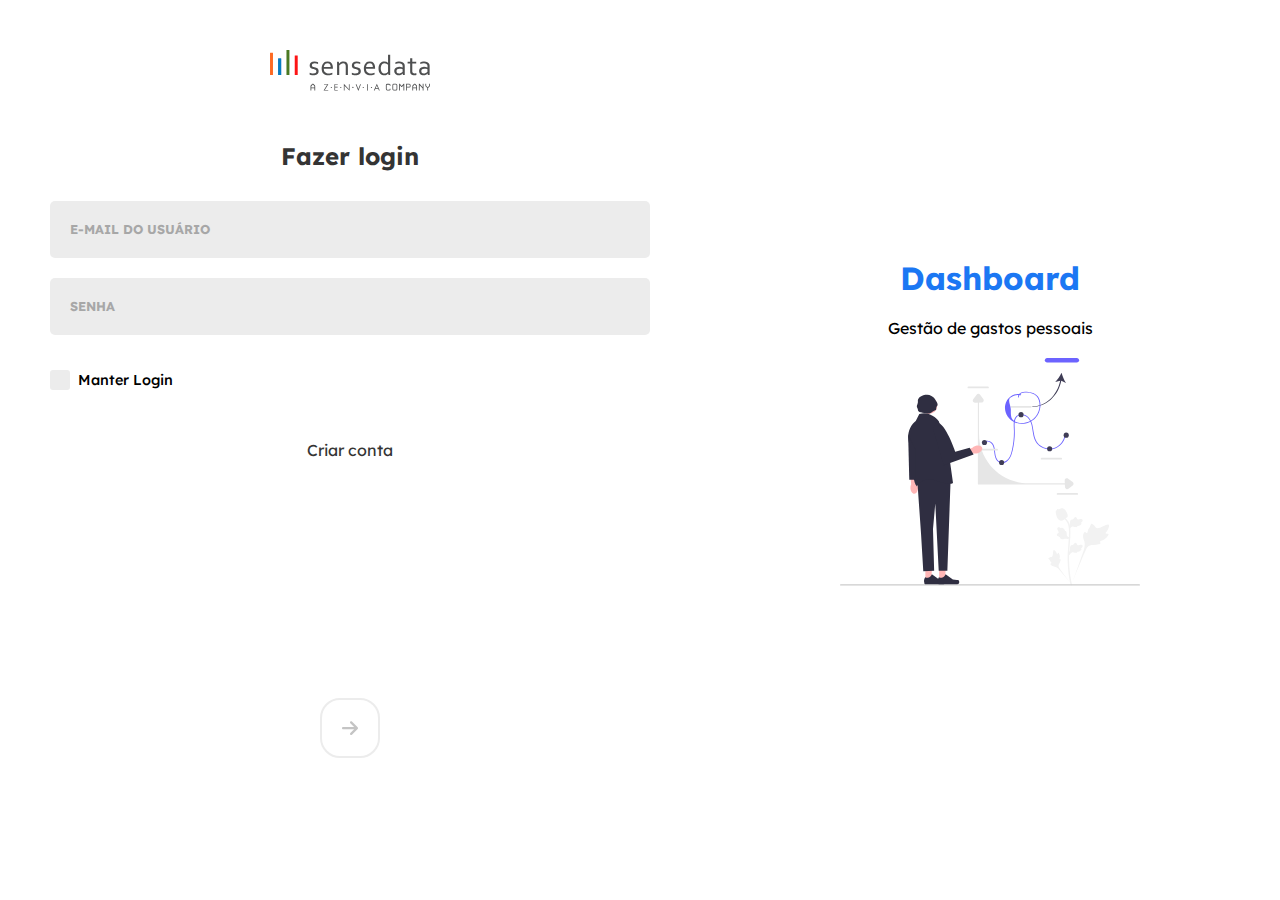
<file: index.html>
<!DOCTYPE html>
<html lang="pt-br">
<head>
    <meta charset="UTF-8">
    <meta name="viewport" content="width=device-width, initial-scale=1.0">

    <!-- SEO -->
    <meta name="description" content="Somos a prova de que estratégias centradas no cliente levam ao sucesso e reconhecimento.">

    <!-- SMO -->
    <meta property="og:title" content="Proj-dev-mobile | Wanderson">
    <meta property="og:site_name" content="Proj-dev-mobile | Wanderson">
    <meta property="og:description" content="Somos a prova de que estratégias centradas no cliente levam ao sucesso e reconhecimento.">
    <meta property="og:image" content="https://sensedata.com.br/wp-content/uploads/2022/07/sd-logo.svg">
    <meta property="og:image:type" content="sd-logo.svg">

    <!-- Icones -->
    <link rel="stylesheet" href="https://fonts.googleapis.com/css2?family=Material+Symbols+Outlined:opsz,wght,FILL,GRAD@20..48,100..700,0..1,-50..200" />

    <!-- Favicon -->
    <link rel="shortcut icon" href="assets/img/favicon.ico" type="image/x-icon">

    <title>Gestão de Gastos Pessoais</title>
    <link rel="stylesheet" href="assets/css/index.css">
</head>
<body>
    <main>
        <section class="login">
            <div class="wrapper">
                <img src="assets/img/sd-logo.svg" alt="Logo SenseData | Zenvier" class="login_logo">
                <h1 class="login_title">Fazer login</h1>
                <label class="login_label">
                    <span>E-mail do usuário</span>
                    <input
                        type="email"
                        name="username"
                        autoComplete="off"
                        class="input"
                        id="usuario"
                    >
                </label>
                <label class="login_label">
                    <span>Senha</span>
                    <input
                        type="password"
                        name="password"
                        autoComplete="off"
                        class="input"
                        id="senha"
                    >
                </label>
                <label class="login_label--checkbox">
                    <input type="checkbox" class="input--checkbox">
                    <p>Manter Login</p>
                </label>
                <a class="newCount" href="pages/error.html">Criar conta</a>
            </div>
            <div class="wrapper">
                <button type="button" class="login_button" disabled id="loginButton">
                    <svg xmlns="http://www.w3.org/2000/svg" viewBox="0 0 448 512">
                        <path d="M438.6 278.6l-160 160C272.4 444.9 264.2 448 256 448s-16.38-3.125-22.62-9.375c-12.5-12.5-12.5-32.75 0-45.25L338.8 288H32C14.33 288 .0016 273.7 .0016 256S14.33 224 32 224h306.8l-105.4-105.4c-12.5-12.5-12.5-32.75 0-45.25s32.75-12.5 45.25 0l160 160C451.1 245.9 451.1 266.1 438.6 278.6z"/>
                    </svg>
                </button>
            </div>
        </section>
        <section class="wallpaper">
            <h1 class="titulo">Dashboard</h1>
            <p class="paragrafo">Gestão de gastos pessoais</p>
            <img src="assets/img/finances.svg" alt="Sense data Wallpaper">
        </section>
    </main>
    <script src="assets/scripts/login.js" defer></script>
</body>
</html>
</file>
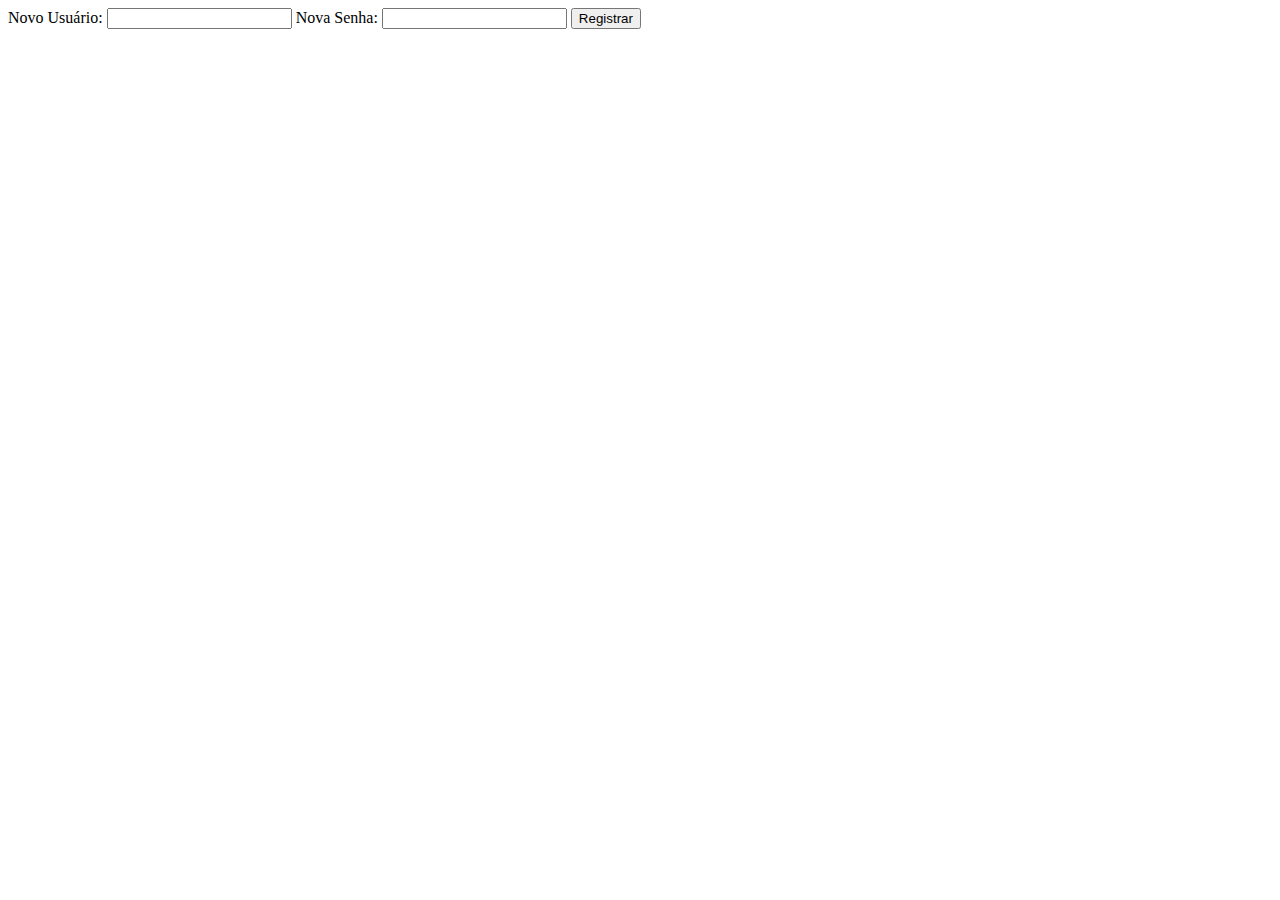
<file: pages/cadastro.html>
<!DOCTYPE html>
<html lang="pt-br">
<head>
    <meta charset="UTF-8">
    <meta name="viewport" content="width=device-width, initial-scale=1.0">
    <title>Document</title>
</head>
<body>
        <!-- Na página de cadastro (cadastro.html) -->
    <form id="cadastroForm">
        <label for="novoUsuario">Novo Usuário:</label>
        <input type="text" id="novoUsuario" required>
        
        <label for="novaSenha">Nova Senha:</label>
        <input type="password" id="novaSenha" required>
        
        <button type="submit">Registrar</button>
    </form>
</body>
</html>
</file>
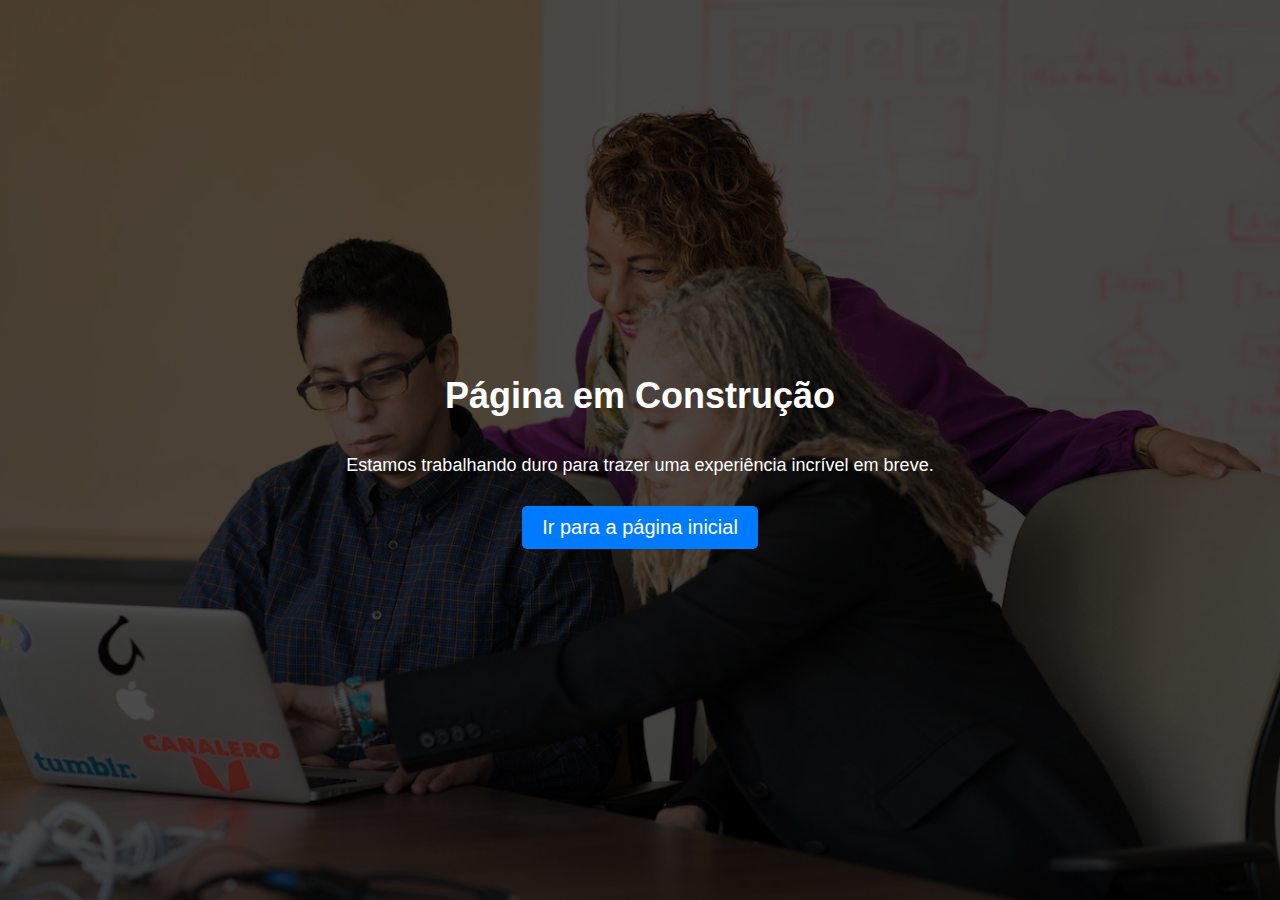
<file: pages/construcao.html>
<!DOCTYPE html>
<html lang="pt-br">
<head>
    <meta charset="UTF-8">
    <meta name="viewport" content="width=device-width, initial-scale=1.0">
    <link rel="stylesheet" href="../assets/css/construcao.css">
    <title>Página em Construção</title>
</head>
<body>
    <div class="overlay">
        <h1>Página em Construção</h1>
        <p>Estamos trabalhando duro para trazer uma experiência incrível em breve.</p>
        <a href="home.html">Ir para a página inicial</a>
    </div>
</body>
</html>
</file>
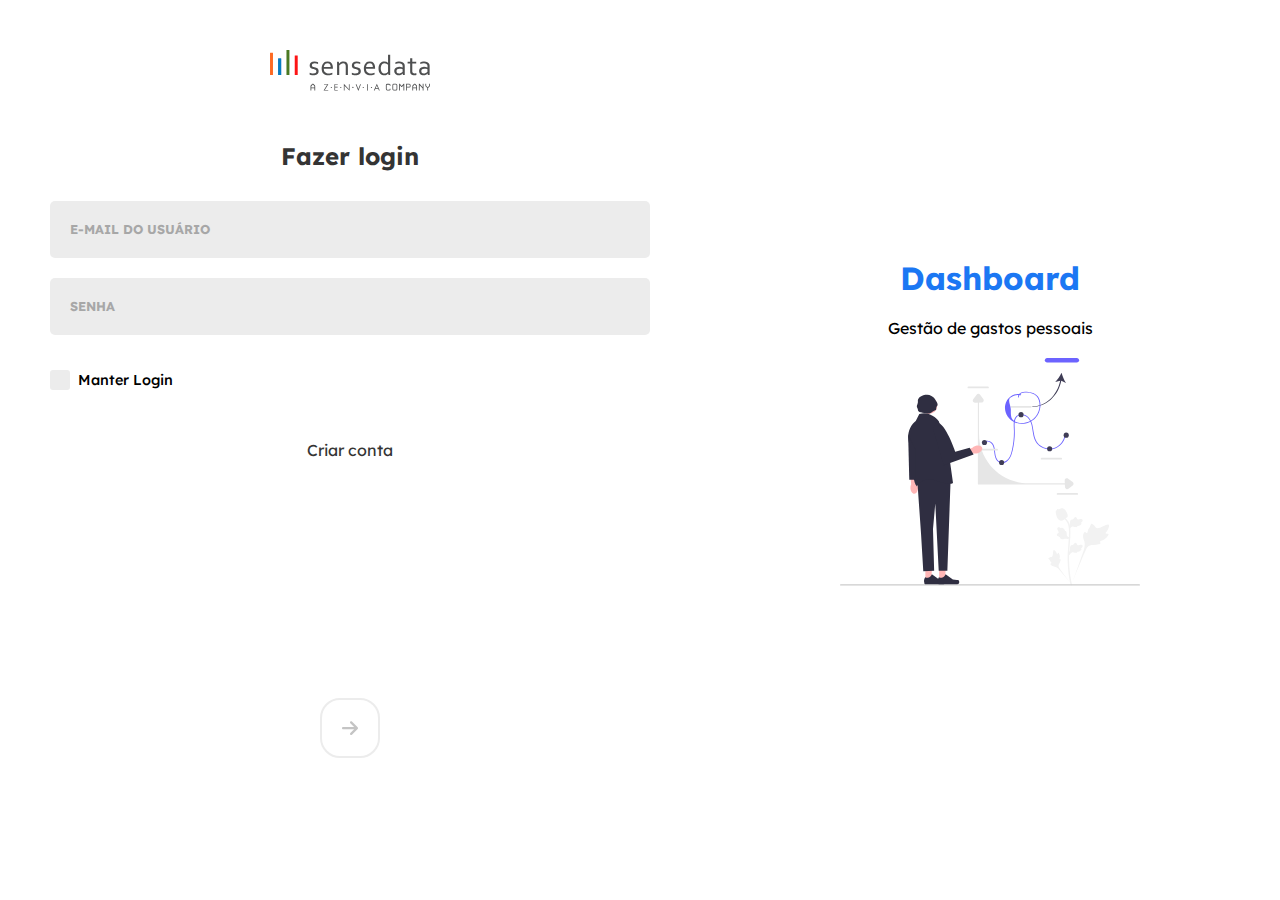
<file: pages/home.html>
<!DOCTYPE html>
<html lang="pt-br">
<head>
    <meta charset="UTF-8">
    <meta name="viewport" content="width=device-width, initial-scale=1.0">
    <title>Gestão de Gastos Pessoais | Wanderson</title>

    <!-- Meta tags para SEO -->
    <meta name="description" content="Somos a prova de que estratégias centradas no cliente levam ao sucesso e reconhecimento.">

    <!-- Meta tags para SMO (Social Media Optimization) -->
    <meta property="og:title" content="Proj-dev-mobile | Wanderson">
    <meta property="og:site_name" content="Proj-dev-mobile | Wanderson">
    <meta property="og:description" content="Somos a prova de que estratégias centradas no cliente levam ao sucesso e reconhecimento.">
    <meta property="og:image" content="https://sensedata.com.br/wp-content/uploads/2022/07/sd-logo.svg">
    <meta property="og:image:type" content="sd-logo.svg">

    <!-- Estilos e ícones -->
    <link rel="stylesheet" href="https://unicons.iconscout.com/release/v3.0.6/css/line.css">
    <link rel="stylesheet" href="https://fonts.googleapis.com/css2?family=Material+Symbols+Outlined:opsz,wght,FILL,GRAD@20..48,100..700,0..1,-50..200" />
    <link href='https://unpkg.com/boxicons@2.1.2/css/boxicons.min.css' rel='stylesheet'>

    <!-- Fontes -->
    <link rel="preconnect" href="https://fonts.googleapis.com">
    <link rel="preconnect" href="https://fonts.gstatic.com" crossorigin>
    <link href="https://fonts.googleapis.com/css2?family=Poppins:ital,wght@0,100;0,200;0,300;0,400;0,500;0,600;0,700;0,800;0,900;1,100;1,200;1,300;1,400;1,500;1,600;1,700;1,800;1,900&display=swap" rel="stylesheet">

    <!-- Favicon -->
    <link rel="shortcut icon" href="../assets/img/favicon.ico" type="image/x-icon">

    <!-- Estilos personalizados -->
    <link rel="stylesheet" href="../assets/css/home.css">
</head>
<body>
    <div class="container">
        <!-- Barra lateral -->
        <aside>
            <div class="top">
                <div class="logo">
                    <!-- Link para o site -->
                    <a href="https://sensedata.com.br/" target="_blank">
                        <img src="../assets/img/sd-logo.svg">
                        <h2 class="text-muted">Teste Estágio dev Mobile</h2>
                    </a>
                </div>
                <div class="close" id="close-btn">
                    <span class="material-symbols-outlined">
                        close
                    </span>
                </div>
            </div>
            <div class="sidebar">
                <!-- Links da barra lateral -->
                <a href="#" class="active">
                    <span class="material-symbols-outlined">
                        dashboard
                    </span>
                    <h3>Dashboard</h3>
                </a>

                <a class="lasted" href="https://wandersonsantoos.github.io/wand-portf/" target="_blank">
                    <span class="material-symbols-outlined">
                        captive_portal
                    </span>
                    <h3>Meu Portfólio</h3>
                </a>

                <a href="construcao.html">
                    <span class="material-symbols-outlined">
                        table
                    </span>
                    <h3>Tabela</h3>
                </a>

                <a href="construcao.html">
                    <span class="material-symbols-outlined">mail</span>
                    <h3>Mensagens</h3>
                    <span class="message-count">15</span>
                </a>

                <a href="construcao.html" >
                    <span class="material-symbols-outlined">
                        help
                    </span>
                    <h3>Ajuda</h3>
                </a>

                <a href="construcao.html" >
                    <span class="material-symbols-outlined">
                        settings
                    </span>
                    <h3>Configuração</h3>
                </a>

                <a href="../index.html">
                    <span class="material-symbols-outlined">
                        logout
                    </span>
                    <h3>Sair</h3>
                </a>
            </div>
        </aside>

        <main>
            <!-- Cabeçalho do conteúdo principal -->
            <div class="right">
                <div class="top">
                    <a onclick="" id="menu-btn">
                        <span class="material-symbols-outlined">
                            menu
                        </span>
                    </a>
                    <div class="theme-toggler">
                        <span class="material-symbols-outlined">
                            dark_mode
                        </span>
                        <span class="material-symbols-outlined active">
                            light_mode
                        </span>
                    </div>
                    <div class="profile">
                        <div class="info">
                            <p>Olá, <b>Wanderson</b></p>
                            <small class="text-muted">Admin</small>
                        </div>
                        <div class="profile-photo">
                            <img src="../assets/img/newPerson.jpg" alt="">
                        </div>
                    </div>
                </div>
            </div>

            <h1>Dashboard Financeiro</h1>

            <!-- Cartões de resumo de dados -->
            <div class="insights">
                <!-- Valor 1 - Entradas -->
                <div class="sales">
                    <span class="material-symbols-outlined">
                        trending_up
                    </span>
                    <div class="middle">
                        <div class="left">
                            <h3>Entradas: R$</h3>
                            <span class="incomes">0.00</span>
                        </div>
                    </div>
                    <small class="text-muted">Ultimas modificações</small>
                </div>

                <!-- Valor 2 - Custos -->
                <div class="expens">
                    <span class="material-symbols-outlined">
                        trending_down
                    </span>
                    <div class="middle">
                        <div class="left">
                            <h3>Custos: R$</h3>
                            <span class="expenses">0.00</span>
                        </div>
                    </div>
                    <small class="text-muted">Ultimas modificações</small>
                </div>

                <!-- Valor 3 - Totais -->
                <div class="income">
                    <span class="material-symbols-outlined">
                        grouped_bar_chart
                    </span>
                    <div class="middle">
                        <div class="left">
                            <h3>Totais: R$</h3>
                            <span class="total">0.00</span>
                        </div>
                    </div>
                    <small class="text-muted">Ultimas modificações</small>
                </div>
            </div>

            <!-- Formulário para adicionar novos itens -->
            <div class="newItem">
                <div class="divDesc">
                    <label for="desc">Nome:</label>
                    <input type="text" id="desc" />
                </div>
                <div class="divAmount">
                    <label for="amount">Valor:</label>
                    <input type="number" id="amount" min="0"/>
                </div>
                <div class="divType">
                    <label for="type">Tipo:</label>
                    <select id="type">
                        <option>Entrada</option>
                        <option>Saída</option>
                    </select>
                </div>
                <button id="btnNew">Incluir</button>
            </div>

            <!-- Tabela de mudanças recentes -->
            <div class="recent-orders">
                <h2>Mudanças recentes</h2>
                <div class="divTable">
                    <table>
                        <thead>
                            <tr>
                                <th>Descrição</th>
                                <th class="columnAmount">Valor</th>
                                <th class="columnType">Tipo</th>
                                <th class="columnAction"></th>
                            </tr>
                        </thead>
                        <tbody>
                            <tr>
                            </tr>
                        </tbody>
                    </table>
                </div>
                <a href="error.html">Mostrar mais</a>
            </div>
        </main>
    </div>

    <!-- Incluindo o arquivo JavaScript -->
    <script src="../assets/scripts/home.js"></script>
</body>
</html>
</file>
<file: assets/css/index.css>
/* Nova estilização */

@import url('https://fonts.googleapis.com/css2?family=Lexend+Deca:wght@300;400;500;600;700&display=swap');

 * {
    margin: 0;
    padding: 0;
    box-sizing: border-box;
    font-family: 'Lexend Deca', sans-serif;
 }

 :root {
    --white: #fff;
    --whitesmoke: #F9F9F9;
    --light-grey: #ECECEC;
    --grey: #C4C4C4;
    --medium-grey: #A7A7A7;
    --deep-grey: #343434;
    --black: #000000;
    --blue: #1B77F3;
    --red: #CF3C3F;
 }

 main {
    display: flex;
 }

 .login {
    display: flex;
    flex-direction: column;
    align-items: center;
    justify-content: space-between;
    width: 100%;
    max-width: 700px;
    min-height: 92vh;
    padding: clamp(35px, 8%, 50px);
  }

 .wrapper {
    width: 100%;
    display: flex;
    flex-direction: column;
    align-items: center;
    justify-content: center;
 }

 .login_logo {
    width: 160px;
    margin-bottom: 50px;
 }

 .login_title {
    color: var(--deep-grey);
    font-size: 1.5em;
    margin-bottom: 30px;
 }

 .login_label {
    display: block;
    margin-bottom: 20px;
    width: 100%;
 }

 .input {
    width: 100%;
    background-color: var(--light-grey);
    border: 2px solid rgba( 0, 0, 0, 0);
    border-radius: 5px;
    outline: none;
    font-size: 0.9em;
    padding: 25px 10px 10px;
    font-weight: 600;
    color: var(--deep-grey);
 }

 .login_label span {
    position: absolute;
    font-size: 0.8em;
    font-weight: 700;
    text-transform: uppercase;
    color: var(--medium-grey);
    margin: 20px;
    cursor: text;
    transition: all 200ms ease;
 }

 .input:focus {
    background-color: var(--whitesmoke);
    border: 2px solid var(--deep-grey);
 }

 .login_label .span-active {
    font-size: 0.7em;
    margin: 8px 10px;
 }

 .login_icons {
    display: flex;
    gap: 10px;
    width: 100%;
    margin-top: 20px;
 }

 .login_icons img {
    width: 20px;
 }

 .icons_button {
    width: 33.33%;
    display: flex;
    align-items: center;
    justify-content: center;
    height: 35px;
    border-radius: 5px;
    cursor: pointer;
    border: none;
 }

 .login_icons .icons_button:nth-child(1) {
    background-color: var(--blue);
 }

 .login_icons .icons_button:nth-child(2) {
    background-color: var(--light-grey);
 }

 .login_icons .icons_button:nth-child(3) {
    background-color: var(--black);
 }

 .login_label--checkbox {
    width: 100%;
    margin: 15px 0 50px;
    font-size: 0.9em;
    font-weight: 500;
    display: flex;
    align-items: center;
 }

 .input--checkbox {
    appearance: none;
    width: 20px;
    height: 20px;
    background-color: var(--light-grey);
    margin-right: 8px;
    border-radius: 3px;
 }

 .input--checkbox:checked {
    background-color: var(--blue);
 }

 .input--checkbox:checked::after {
    content: "";
    display: block;
    width: 5px;
    height: 10px;
    border: 3px solid white;
    border-width: 0 3px 3px 0;
    transform: rotate(45deg);
    margin: 2px 6px;
 }

 .newCount {
   text-decoration: none;
   color: #343434;
 }

 .login_button {
    width: 60px;
    height: 60px;
    padding: 20px;
    display: flex;
    align-items: center;
    justify-content: center;
    background-color: var(--red);
    border-radius: 20px;
    border: none;
    cursor: pointer;
    margin-bottom: 20px;
    margin-top: 10px;
 }

 .login_button svg {
    fill: white;
 }

 .login_button:disabled {
    cursor: auto;
    background-color: white;
    border: 2px solid var(--light-grey);
 }

 .login_button:disabled svg {
    fill: var(--grey);
 }

 .login_link {
    font-size: 0.8em;
    font-weight: 700;
    text-decoration: none;
    text-transform: uppercase;
    color: var(--medium-grey);
    margin-bottom: 5px;
 }

 .wallpaper {
   margin: auto;
   display: block;
 }

 .titulo {
   text-align: center;
   color: #1B77F3;
   padding: 20px;
 }

 .paragrafo {
   text-align: center;
   padding-bottom: 20px;
 }

 .wallpaper img {
    width: 300px;
 }

 /* Telas largas */
 @media (max-width: 900px) {  
    .wallpaper img {
        width: 50vw;
     }    
 }

 /* Telas mobile */
 @media (max-width: 700px) {
    .wallpaper {
        display: none;
    }
 }
</file>
<file: assets/css/construcao.css>
body {
    margin: 0;
    padding: 0;
    font-family: Arial, sans-serif;
    background-image: url('../img/backgroundBuild.jpg'); /* Substitua com o caminho para sua imagem de fundo */
    background-size: cover;
    background-position: center;
    background-repeat: no-repeat;
    height: 100vh;
    overflow: hidden;
}

.overlay {
    position: absolute;
    top: 0;
    left: 0;
    width: 100%;
    height: 100%;
    background: rgba(0, 0, 0, 0.7);
    display: flex;
    flex-direction: column;
    justify-content: center;
    align-items: center;
}

h1 {
    color: #fff;
    font-size: 36px;
    text-align: center;
    margin-bottom: 20px;
}

p {
    color: #fff;
    font-size: 18px;
    text-align: center;
    margin-bottom: 30px;
}

a {
    text-decoration: none;
    color: #fff;
    font-size: 20px;
    background-color: #007BFF;
    padding: 10px 20px;
    border-radius: 5px;
    transition: background-color 0.3s ease;
}

a:hover {
    background-color: #0056b3;
}

@media (max-width: 768px) {
    h1 {
        font-size: 28px;
    }

    p {
        font-size: 15px;
    }

    a {
        font-size: 13px;
    }
}
</file>
<file: assets/css/home.css>
/* Variaveis */
:root {
    --color-primary: #7380ec;
    --color-danger: #ff7782;
    --color-sucess: #41f1b6;
    --color-warning: #ffbb55;
    --color-white: #fff;
    --color-info-dark: #7d8da1;
    --color-info-light: #dce1eb;
    --color-dark: #363949;
    --color-light: #E2E2F1;
    --color-primary-variant: #111e88;
    --color-dark-variant: #677483;
    --color-background: #f6f6f9;

    --card-border-radius: 2rem;
    --border-radius-1: 0.4rem;
    --border-radius-2: 0.8rem;
    --border-radius-3: 1.2rem;

    --card-padding: 1.8rem;
    --padding-1: 1.2rem;

    --box-shadow: 0 2rem 3rem var(--color-light);
}

/* Variaveis do Modo Dark */
.dark-theme-variables {
    --color-background: #181a1e;
    --color-white: #202528;
    --color-dark: #edeffd;
    --color-dark-variant: #a3bdcc;
    --color-light: rgba(0, 0, 0, 0.4);
    --box-shadow: 0 2rem 3rem var(--color-light);
}

/* Resete de toda a página */

* {
    margin: 0;
    padding: 0;
    outline: 0;
    appearance: none;
    border: 0;
    text-decoration: none;
    list-style: none;
    box-sizing: border-box;
}

html {
    font-size: 14px;
}

body {
    width: 100vw;
    height: 100vh;
    font-family: 'Poppins', sans-serif;
    font-size: 1rem;
    background-color: var(--color-background);
    user-select: none;
    overflow-x: hidden;
    color: var(--color-dark);
}

.container {
    display: grid;
    width: 96%;
    margin: auto;
    gap: 1.8rem;
    grid-template-columns: 14rem auto;
}

a {
    color: var(--color-dark);
}

img {
    display: block;
    width: 100%;
}

h1 {
    font-weight: 800;
    font-size: 1.8rem;
}

h2 {
    font-size: 1.4rem;
}

h3 {
    font-size: 0.87rem;
}

h4 {
    font-size: 0.8rem;
}

h2 {
    font-size: 0.77rem;
}

small {
    font-size: 0.75rem;
}

.profile-photo {
    width: 2.8rem;
    height: 2.8rem;
    border-radius: 50%;
    overflow: hidden;
}

.text-muted {
    color: var(--color-info-dark);
}

p {
    color: var(--color-dark-variant);
}

b {
    color: var(--color-dark);
}

.primary {
    color: var(--color-primary);
}

.danger {
    color: var(--color-danger);
}

.sucess {
    color: var(--color-sucess);
}

.warning {
    color: var(--color-warning);
}

aside {
    height: 100vh;
}

aside .top {
    display: flex;
    align-items: center;
    justify-content: space-between;
    margin-top: 1.4rem;
}

aside .logo {

}

aside .logo img {
    width: 10rem;
    height: 4rem;
}

aside .close {
    display: none;
}
/* Sidebar */

aside .sidebar {
    display: flex;
    flex-direction: column;
    height: 75vh;
    position: relative;
    top: 3rem;
}

aside h3 {
    font-weight: 500;
}

aside .sidebar a {
    display: flex;
    color: var(--color-info-dark);
    margin-left: 2rem;
    gap: 1rem;
    align-items: center;
    position: relative;
    height: 3.7rem;
    transition: all 300ms ease;
}

aside .sidebar a span{
    font-size: 1.6rem;
    transition: all 300ms ease;
}

aside .sidebar a:last-child{
    position: absolute;
    bottom: 2rem;
    width: 100%;
}

aside .sidebar a.active {
    background-color: var(--color-light);
    color: var(--color-primary);
    margin-left: 0;
}

aside .sidebar a.active:before {
    content: "";
    width: 6px;
    height: 100%;
    background-color: var(--color-primary);
}

aside .sidebar a.active span {
    color: var(--color-primary);
    margin-left: calc(1rem - 3px);
}

aside .sidebar a:hover {
    color: var(--color-primary);
}

aside .sidebar a:hover span{
    margin-left: 1rem;
}

aside .sidebar .message-count{
    background-color: var(--color-danger);
    color: var(--color-white);
    padding: 2px 10px;
    font-size: 11px;
    border-radius: var(--border-radius-1);
}

/* Main */

main {
    margin-top: 0.5rem;
}

main .insights {
    display: grid;
    grid-template-columns: repeat(3, 1fr);
    gap: 1.6rem;
}

main .insights > div {
    background-color: var(--color-white);
    padding: var(--card-padding);
    border-radius: var(--card-border-radius);
    margin-top: 1rem;
    box-shadow: var(--box-shadow);
    transition: all 300ms ease;
}

main .insights > div:hover {
    box-shadow: none;
}

main .insights > div .material-symbols-outlined {
    background-color: var(--color-sucess);
    padding: 0.5rem;
    border-radius: 50%;
    color: var(--color-white);
    font-size: 2rem;
}

main .insights > div.expens .material-symbols-outlined {
    background-color: var(--color-danger);
}

main .insights > div.income .material-symbols-outlined {
    background-color: var(--color-primary);
}

.incomes, .expenses, .total {
    font-size: 1.5rem;
    padding-left: 5px;
}

main .insights > div .middle {
    display: flex;
    align-items: center;
}

main .insights h3 {
    font-size: 1.5rem;
}

main .insights .progress {
    position: relative;
    width: 92px;
    height: 92px;
    border-radius: 50%;
}

main .insights svg {
    width: 7rem;
    height: 7rem;
}

/* main .insights svg circle {
    fill: none;
    stroke: var(--color-primary);
    stroke-width: 14;
    stroke-linecap: round;
    transform: translate(5px, 5px);
    stroke-dasharray: 110;
    stroke-dashoffset: 92;
}

main .insights .sales svg circle {
    stroke-dasharray: 110;
    stroke-dashoffset: 70;
}

main .insights .expenses svg circle {
    stroke-dasharray: 110;
    stroke-dashoffset: 100;
}

main .insights .income svg circle {
    stroke-dasharray: 110;
    stroke-dashoffset: 20;
} */

main .insights .progress .number {
    position: absolute;
    top: 0;
    left: 0;
    height: 100%;
    width: 100%;
    display: flex;
    justify-content: center;
    align-items: center;
}

.left {
    padding: 10px;
    display: flex;
}

main .insights small {
    margin-top: 1.6rem;
    display: block;
}

/* Mudanças recentes */

main .recent-orders {
    margin-top: 2rem;
}

main .recent-orders h2 {
    margin-bottom: 0.8rem;
}

main .recent-orders table{
    background-color: var(--color-white);
    width: 100%;
    border-radius: var(--card-border-radius);
    padding: var(--card-padding);
    text-align: center;
    box-shadow: var(--box-shadow);
    transition: all 300ms ease;
}

main .recent-orders table:hover{
    box-shadow: none;
}

main table tbody tr:last-child td{
    border: none;
}

main .recent-orders a{
    text-align: center;
    display: block;
    margin: 1rem auto;
    color: var(--color-primary);
}

/* Topo */
.right {
    margin-top: 1.4rem;
}

.right .top {
    display: flex;
    justify-content: end;
    gap: 2rem;
}

.right .top a{
    display: none;
}

.right .theme-toggler {
    background-color: var(--color-light);
    display: flex;
    justify-content: space-between;
    align-items: center;
    height: 1.6rem;
    width: 4.2rem;
    cursor: pointer;
    border-radius: var(--border-radius-1);
}

.right .theme-toggler span {
    font-size: 1.2rem;
    width: 50%;
    height: 100%;
    display: flex;
    align-items: center;
    justify-content: center;
}

.right .theme-toggler span.active {
    background-color: var(--color-primary);
    color: white;
    border-radius: var(--border-radius-1);
}

.right .top .profile{
    display: flex;
    gap: 2rem;
    text-align: right;
}

/* dinamico */
  .resume {
    display: flex;
    padding: 10px 0;
    gap: 40px;
    width: 100%;
    justify-content: center;
    flex-wrap: wrap;
  }
  
  .resume > div {
    display: flex;
    flex-direction: column;
    box-shadow: 0px 0px 5px #ccc;
    border-radius: 10px;
    padding: 10px;
    width: 150px;
  }
  
  .newItem {
    gap: 1.5rem;
    display: grid;
    grid-template-columns: repeat(4, 1fr);
    align-items: end;
    width: 100%;
    justify-content: center;
    flex-wrap: wrap;
  }
  
  .divDesc, .divType, .divAmount {
    display: flex;
    flex-direction: column;
    font-size: 18px;
    margin-top: 15px;
    font-weight: bold;
  }

  label {
    padding-left: 15px;
  }

  input {
    padding: 10px 10px;
    border-radius: 5px;
    font-size: 15px;
    font-weight: bold;
    box-shadow: var(--box-shadow);
    background-color: var(--color-white);
    color: var(--color-dark);
  }

  input:hover {
    box-shadow: none;
    transition: .5s all ease;
  }
  
  .newItem > button {
    background-color: var(--color-primary);
    color: white;
    border: none;
    padding: 0 15px;
    border-radius: 5px;
    cursor: pointer;
    height: 34px;
  }

  .newItem > button:hover {
    background-color: #2767bb;
    transition: all 0.5s ease;
  }
  
    select {
    padding: 10px 10px;
    border-radius: 5px;
    font-weight: bold;
    box-shadow: var(--box-shadow);
    background-color: var(--color-white);
    color: var(--color-dark);
  }

  .bx-trash {
    color: var(--color-dark);
  }

  select:hover {
    box-shadow: none;
    transition: .5s all ease;
  }
  
  .bxs-chevron-up-circle {
    color: #00C9A7;
  }
  
  .bxs-chevron-down-circle {
    color: #D83121;
  }
  
  .columnAction {
    width: 40px;
    text-align: center;
  }
  
  .columnAction > button {
    background: transparent;
    border: none;
  }
  
  .columnAmount {
    width: 30%;
  }
  
  .columnType {
    width: 80px;
    text-align: center;
  }

  td {
    font-size: 18px;
  }

  td i{
    font-size: 20px;
  }
  

/* Medias Queries telas largas*/
@media screen and (max-width: 1100px) {
    .container {
        width: 94%;
        grid-template-columns: 7rem auto;
    }

    aside .logo h2 {
        display: none;
    }

    aside .sidebar h3 {
        display: none;
    }

    aside .sidebar a {
        width: 5.6rem;
    }

    aside .sidebar a :last-child {
        position: relative;
    }

    .newItem {
        width: 95%;
        grid-template-columns: repeat(2, 1fr);
    }
    
    main .insights {
        grid-template-columns: 1fr;
        gap: 0;
    }

    main .recent-orders {
        width: 94%;
        position: absolute;
        left: 50%;
        transform: translateX(-50%);
        margin: 2rem 0 0 8.8rem;
    }

    main .recent-orders table {
        width: 88vw;
    }

}

/* Media Queries telas mobile */

@media screen and (max-width: 600px) {
    .container {
        width: 100%;
        grid-template-columns: 1fr;
    }

    aside {
        position: fixed;
        left: -100%;
        background-color: var(--color-white);
        width: 18rem;
        z-index: 3;
        box-shadow: 1rem 3rem 4rem var(--color-light);
        height: 100vh;
        padding-right: var(--card-padding);
        display: none;
        animation: showMenu 400ms ease forwards;
    }

    @keyframes showMenu {
        to {
            left: 0;
        }
    }

    aside .logo {
        margin-left: 1rem;
    }

    aside .logo h2 {
        display: inline;
    }

    aside .sidebar h3 {
        display: inline;
    }

    aside .sidebar a {
        width: 100%;
        height: 3.4rem;
    }

    aside .sidebar a:last-child {
        position: absolute;
        bottom: 5rem;
    }

    aside .close {
        display: inline-block;
        cursor: pointer;
    }

    main {
        margin-top: 3rem;
        margin-left: 15px;
        padding: 0 1rem;
    }

    .newItem {
        width: 90%;
        grid-template-columns: repeat(2, 1fr);
    }

    .sales, .expens, .income {
        width: 95%;
    }

    main .recent-orders{
        position: relative;
        margin: 3rem 0 0 0;
        width: 100%;
    }

    main .recent-orders table {
        width: 90vw;
        margin: 0;
    }

    td {
        font-size: 15px;
    }

    .right {
        width: 94%;
        margin: 0 auto 4rem;
    }

    .right .top {
        position: fixed;
        top: 0;
        left: 0;
        align-items: center;
        padding: 0 0.8rem;
        height: 4.6rem;
        background-color: var(--color-white);
        width: 100%;
        margin: 0;
        z-index: 2;
        box-shadow: 0 1rem 1rem var(--color-light);
    }

    .right .top .theme-toggler {
        width: 4.4rem;
        position: absolute;
        left: 66%;
    }

    .right .profile .info {
        display: none;
    }

    .right .top a {
        display: inline-block;
        background-color: transparent;
        cursor: pointer;
        color: var(--color-dark);
        position: absolute;
        left: 1rem;
    }

    .right .top a span {
        font-size: 2rem;
    }
}

/* Telas muitos pequenas */
@media screen and (max-width: 400px) {
    .sales, .expens, .income {
        width: 90%;
    }

    .newItem {
        gap: 5px;
        grid-template-columns: repeat(1, 1fr);
    }

    main .recent-orders table {
        width: 82vw;
    }

    #btnNew {
        margin-top: 15px;
    }
}
</file>
